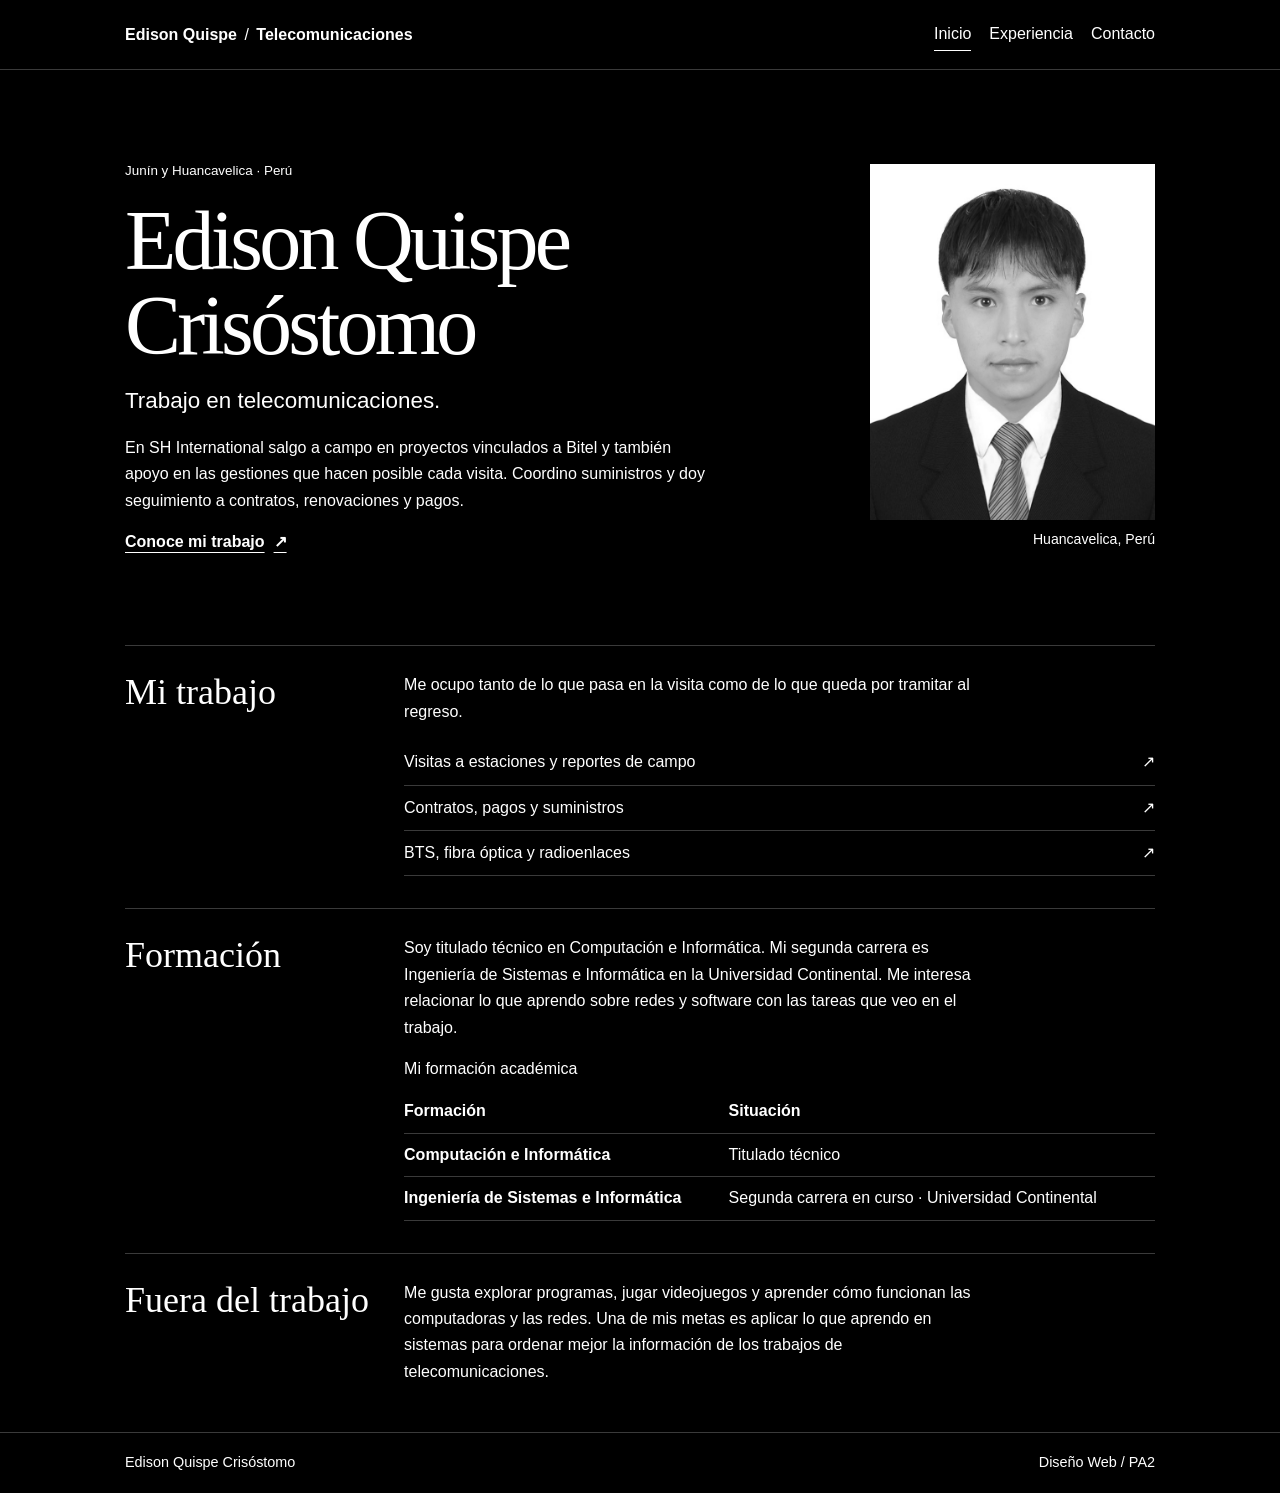
<file: index.html>
<!doctype html>
<html lang="es">
<head>
  <meta charset="utf-8">
  <meta name="viewport" content="width=device-width, initial-scale=1">
  <meta name="description" content="Perfil personal de Edison Quispe Crisóstomo y su experiencia en telecomunicaciones.">
  <meta name="theme-color" content="#000000">
  <meta name="author" content="Edison Quispe Crisóstomo">
  <title>Inicio | Edison Quispe Crisóstomo</title>
  <link rel="icon" href="img/favicon.svg" type="image/svg+xml">
  <link rel="stylesheet" href="css/estilos.css">
  
</head>
<body>
  <a class="salto" href="#contenido">Ir al contenido</a>
  <header class="cabecera">
    <div class="contenedor barra">
      <a class="marca" href="index.html">Edison Quispe <span> / </span> Telecomunicaciones</a>
      <nav aria-label="Navegación principal">
      <a href="index.html" aria-current="page">Inicio</a>
      <a href="html/experiencia.html">Experiencia</a>
      <a href="html/contacto.html">Contacto</a>
      </nav>
    </div>
  </header>
  <main id="contenido" class="contenedor">
    <section class="presentacion">
      <div>
        <p class="rotulo">Junín y Huancavelica · Perú</p>
        <h1>Edison Quispe<br>Crisóstomo</h1>
        <p class="bajada">Trabajo en telecomunicaciones.</p>
        <p>En SH International salgo a campo en proyectos vinculados a Bitel y también apoyo en las gestiones que hacen posible cada visita. Coordino suministros y doy seguimiento a contratos, renovaciones y pagos.</p>
        <a class="enlace-principal" href="html/experiencia.html">Conoce mi trabajo <span aria-hidden="true">↗</span></a>
      </div>
      <figure class="retrato">
        <img src="img/edison.jpg" width="680" height="850" alt="Retrato de Edison Quispe Crisóstomo">
        <figcaption>Huancavelica, Perú</figcaption>
      </figure>
    </section>

    <section class="seccion dossier">
      <h2>Mi trabajo</h2>
      <div>
        <p>Me ocupo tanto de lo que pasa en la visita como de lo que queda por tramitar al regreso.</p>
        <ul class="indice">
          <li><a href="html/experiencia.html#campo">Visitas a estaciones y reportes de campo <span aria-hidden="true">↗</span></a></li>
          <li><a href="html/experiencia.html#gestion">Contratos, pagos y suministros <span aria-hidden="true">↗</span></a></li>
          <li><a href="html/experiencia.html#titulo-red">BTS, fibra óptica y radioenlaces <span aria-hidden="true">↗</span></a></li>
        </ul>
      </div>
    </section>

    <section class="seccion dossier">
      <h2>Formación</h2>
      <div>
      <p>Soy titulado técnico en Computación e Informática. Mi segunda carrera es Ingeniería de Sistemas e Informática en la Universidad Continental. Me interesa relacionar lo que aprendo sobre redes y software con las tareas que veo en el trabajo.</p>
      <table>
        <caption>Mi formación académica</caption>
        <thead><tr><th scope="col">Formación</th><th scope="col">Situación</th></tr></thead>
        <tbody>
          <tr><th scope="row">Computación e Informática</th><td>Titulado técnico</td></tr>
          <tr><th scope="row">Ingeniería de Sistemas e Informática</th><td>Segunda carrera en curso · Universidad Continental</td></tr>
        </tbody>
      </table>
      </div>
    </section>
    <section class="seccion dossier">
      <h2>Fuera del trabajo</h2>
      <p>Me gusta explorar programas, jugar videojuegos y aprender cómo funcionan las computadoras y las redes. Una de mis metas es aplicar lo que aprendo en sistemas para ordenar mejor la información de los trabajos de telecomunicaciones.</p>
    </section>
  </main>
  <footer>
    <div class="contenedor pie">
      <span>Edison Quispe Crisóstomo</span>
      <span>Diseño Web / PA2</span>
    </div>
  </footer>
</body>
</html>
</file>
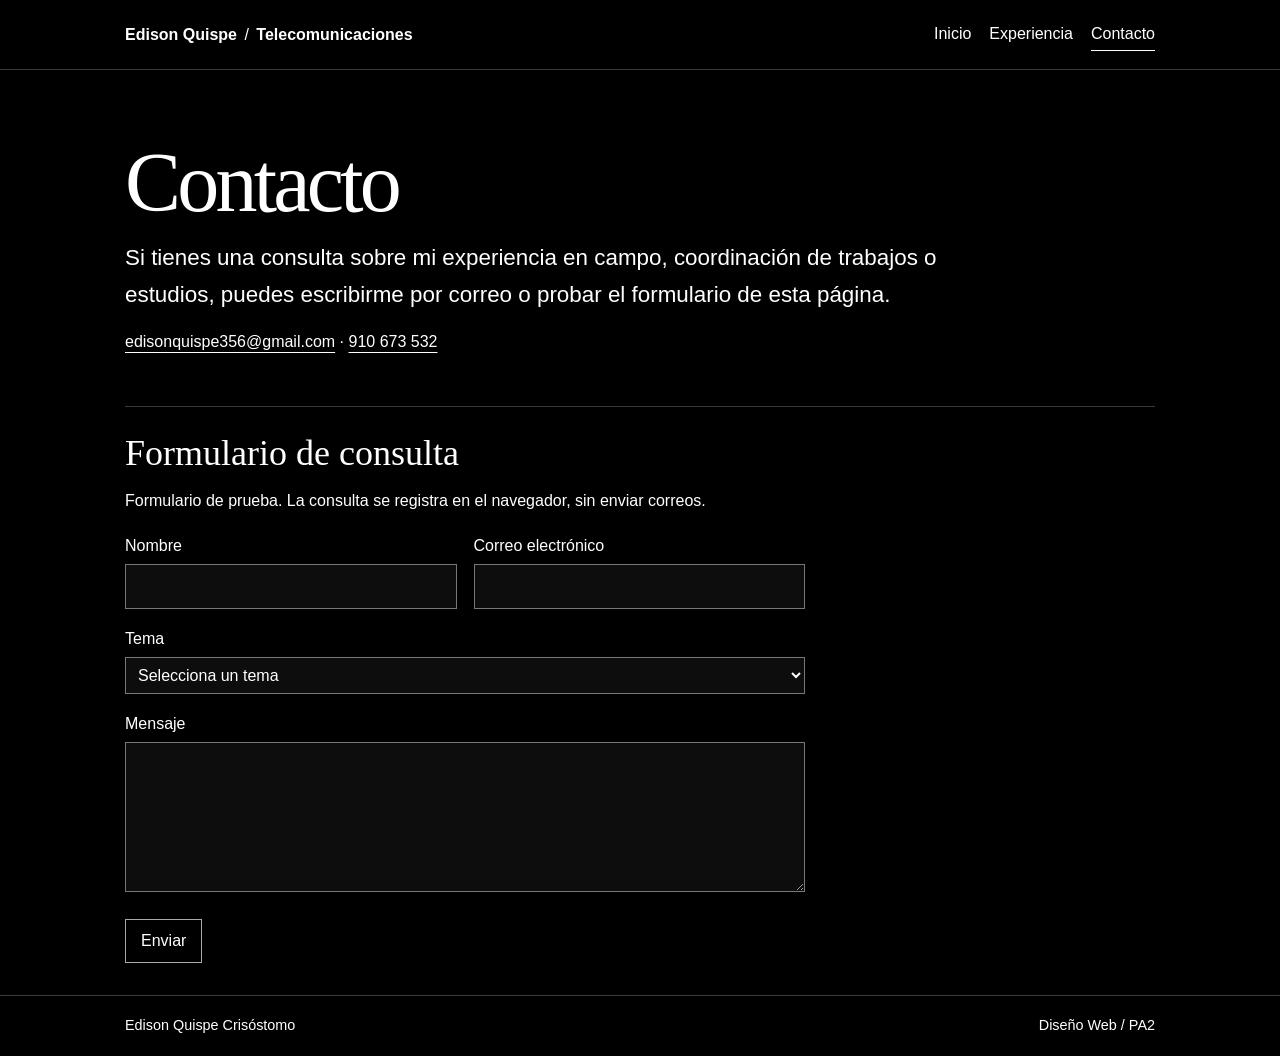
<file: html/contacto.html>
<!doctype html>
<html lang="es">
<head>
  <meta charset="utf-8">
  <meta name="viewport" content="width=device-width, initial-scale=1">
  <meta name="description" content="Datos de contacto y formulario para consultas sobre el perfil o trabajos de telecomunicaciones.">
  <meta name="theme-color" content="#000000">
  <meta name="author" content="Edison Quispe Crisóstomo">
  <title>Contacto | Edison Quispe Crisóstomo</title>
  <link rel="icon" href="../img/favicon.svg" type="image/svg+xml">
  <link rel="stylesheet" href="../css/estilos.css">
  <script src="../js/formulario.js" defer></script>
</head>
<body>
  <a class="salto" href="#contenido">Ir al contenido</a>
  <header class="cabecera">
    <div class="contenedor barra">
      <a class="marca" href="../index.html">Edison Quispe <span> / </span> Telecomunicaciones</a>
      <nav aria-label="Navegación principal">
      <a href="../index.html">Inicio</a>
      <a href="../html/experiencia.html">Experiencia</a>
      <a href="../html/contacto.html" aria-current="page">Contacto</a>
      </nav>
    </div>
  </header>
  <main id="contenido" class="contenedor">
    <section class="intro">
      <h1>Contacto</h1>
      <p class="bajada">Si tienes una consulta sobre mi experiencia en campo, coordinación de trabajos o estudios, puedes escribirme por correo o probar el formulario de esta página.</p>
      <p><a href="mailto:edisonquispe356@gmail.com">edisonquispe356@gmail.com</a> · <a href="tel:+51910673532">910 673 532</a></p>
    </section>
    <section class="seccion panel-contacto">
      <h2>Formulario de consulta</h2>
      <p id="ayuda">Formulario de prueba. La consulta se registra en el navegador, sin enviar correos.</p>
      <form id="consulta" aria-describedby="ayuda">
        <div class="campos">
          <div><label for="nombre">Nombre</label><input id="nombre" name="nombre" type="text" required autocomplete="name" maxlength="80"></div>
          <div><label for="correo">Correo electrónico</label><input id="correo" name="correo" type="email" required autocomplete="email" maxlength="120"></div>
          <div class="completo"><label for="tema">Tema</label><select id="tema" name="tema" required>
            <option value="">Selecciona un tema</option><option>Redes y telecomunicaciones</option><option>Coordinación de trabajos</option><option>Diseño web y estudios</option><option>Otro</option>
          </select></div>
          <div class="completo"><label for="mensaje">Mensaje</label><textarea id="mensaje" name="mensaje" rows="5" required maxlength="1000"></textarea></div>
        </div>
        <button class="boton" type="submit" disabled>Enviar</button>
        <noscript><p>Activa JavaScript para probar el formulario.</p></noscript>
        <p id="estado" role="status"></p>
      </form>
    </section>
  </main>
  <footer>
    <div class="contenedor pie">
      <span>Edison Quispe Crisóstomo</span>
      <span>Diseño Web / PA2</span>
    </div>
  </footer>
</body>
</html>
</file>
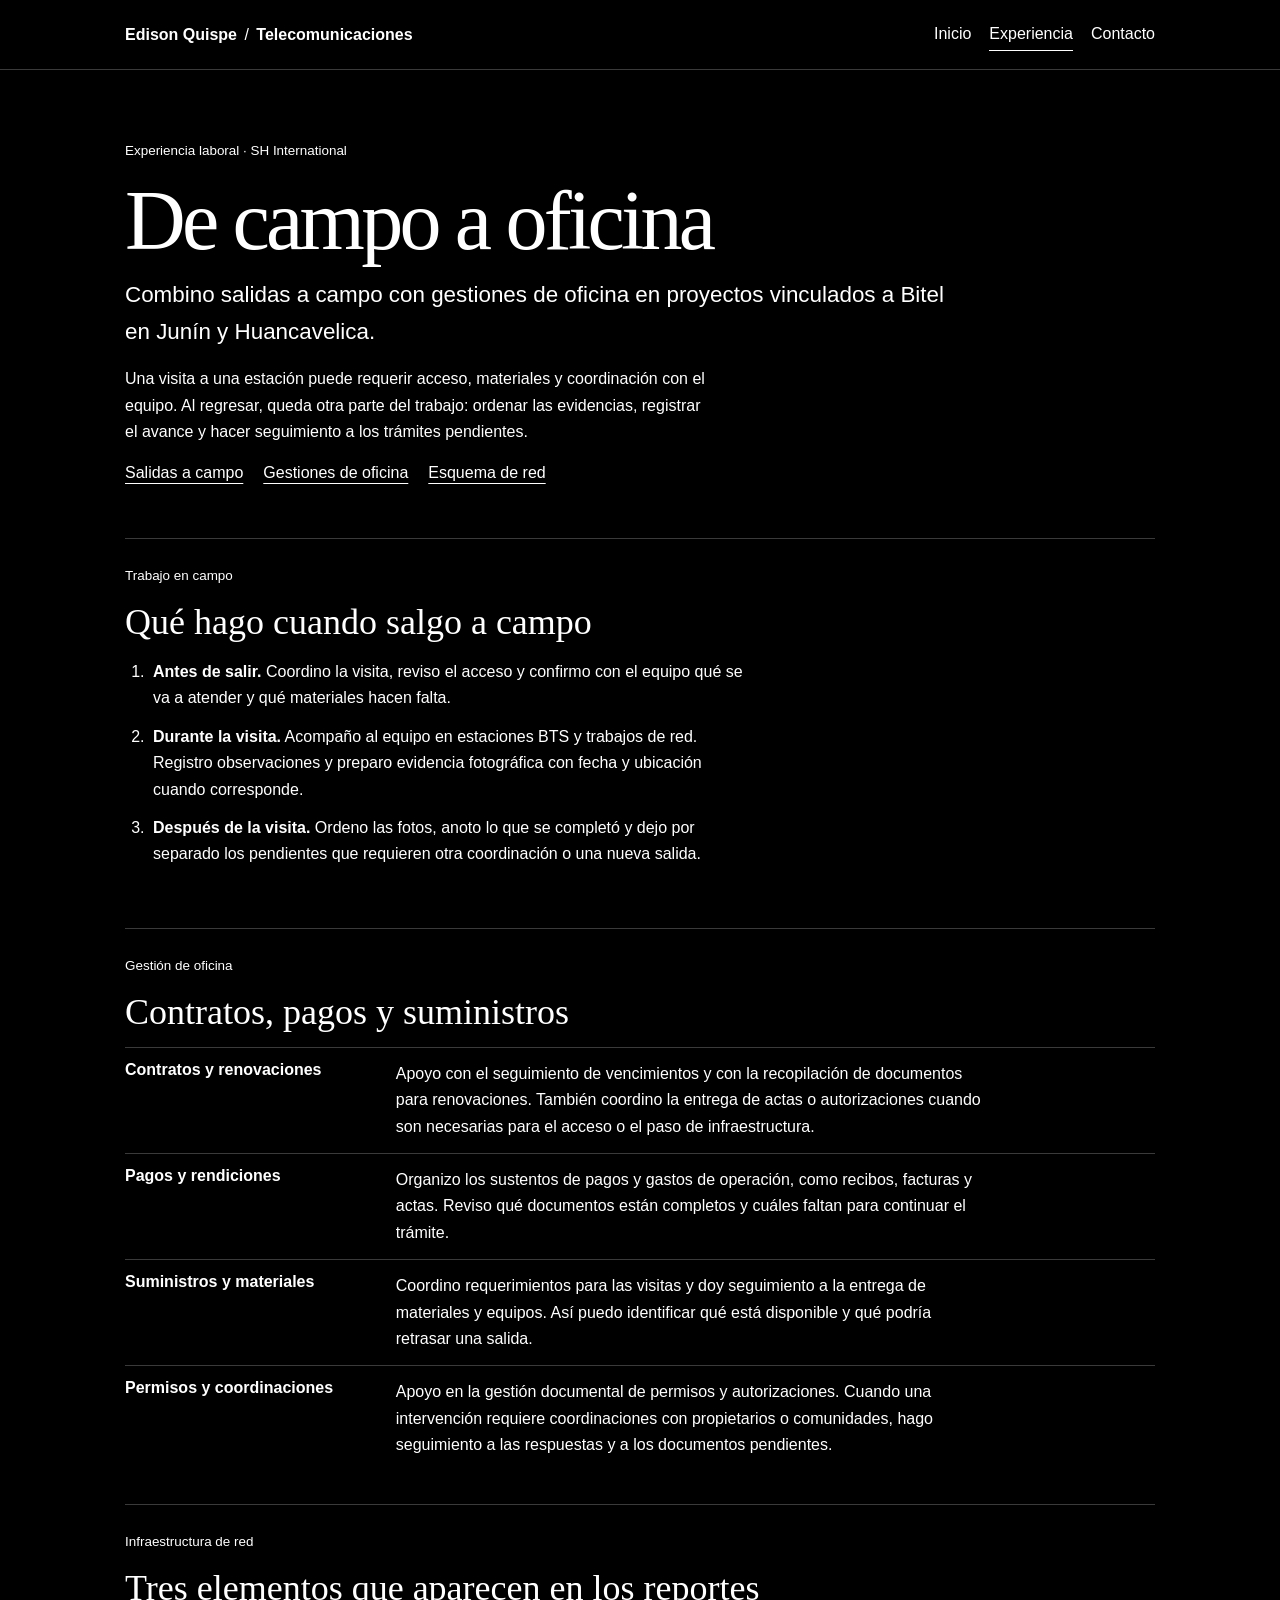
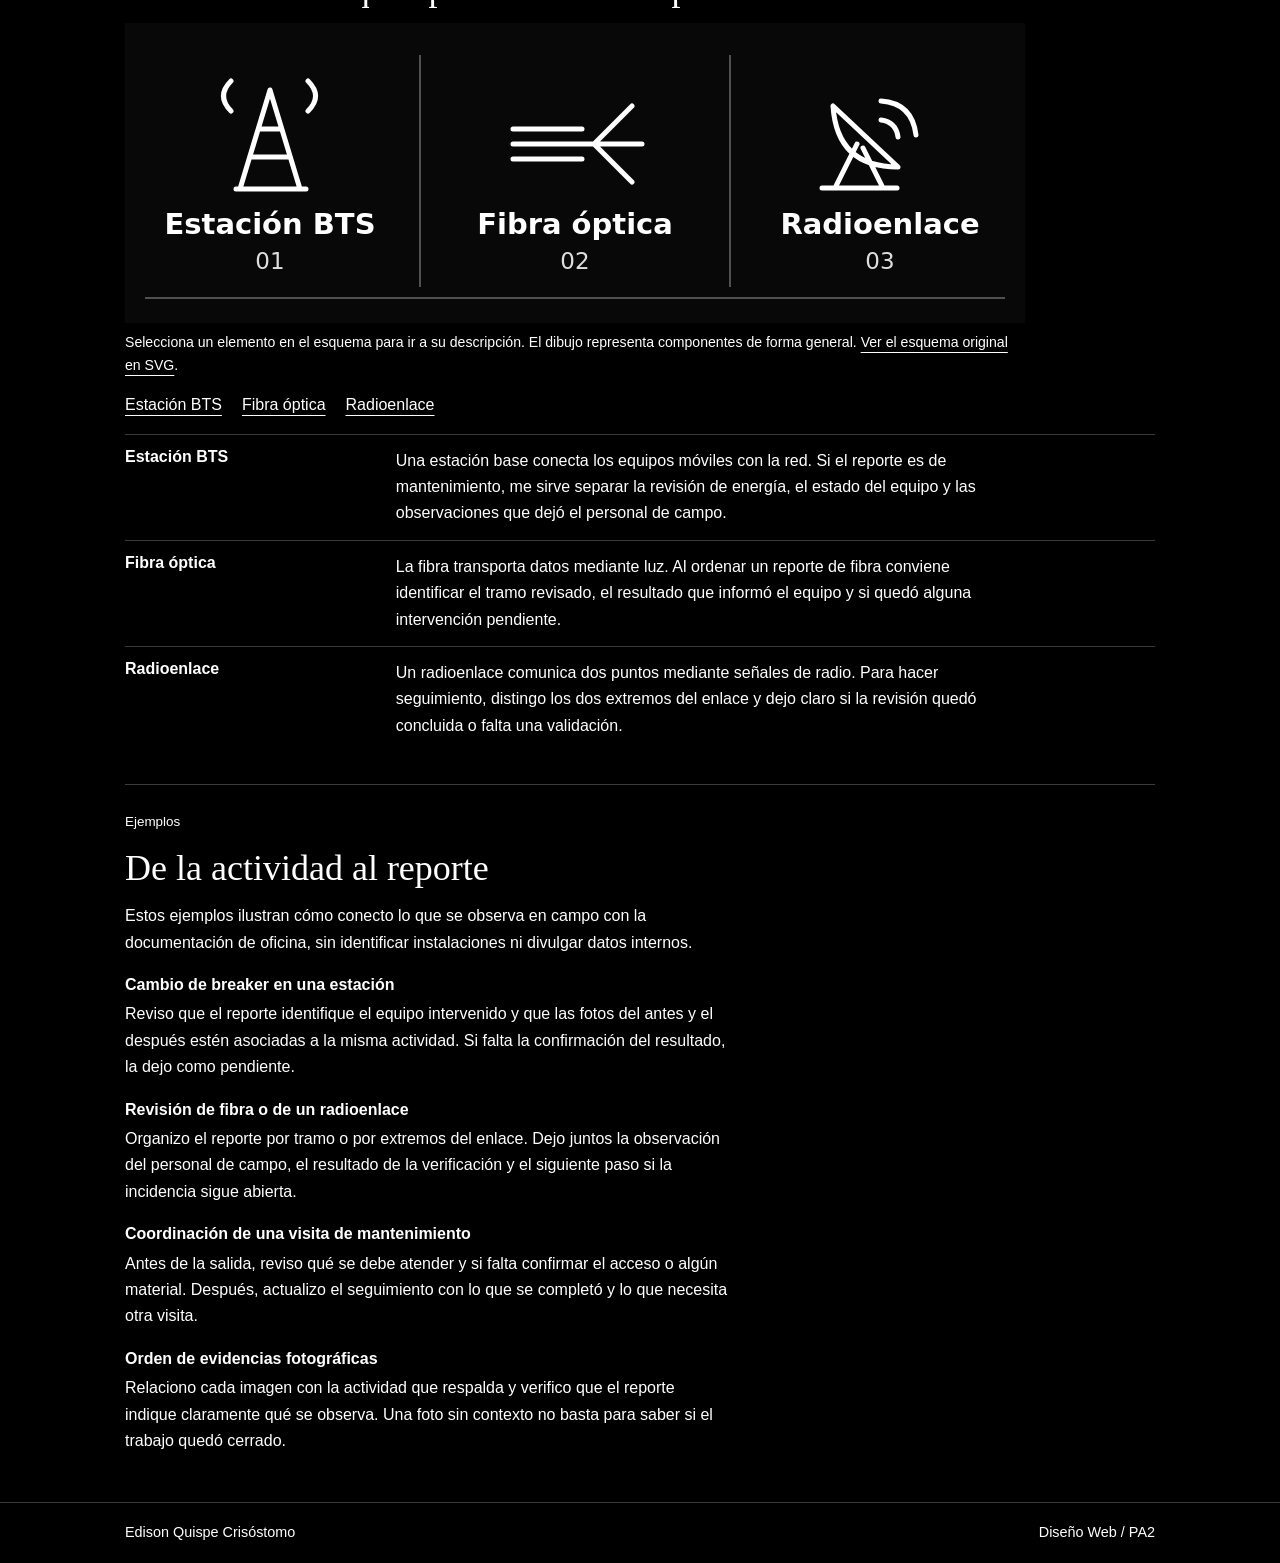
<file: html/experiencia.html>
<!doctype html>
<html lang="es">
<head>
  <meta charset="utf-8">
  <meta name="viewport" content="width=device-width, initial-scale=1">
  <meta name="description" content="Experiencia de campo y oficina en telecomunicaciones: visitas, contratos, renovaciones, pagos y suministros.">
  <meta name="theme-color" content="#000000">
  <meta name="author" content="Edison Quispe Crisóstomo">
  <title>Experiencia | Edison Quispe Crisóstomo</title>
  <link rel="icon" href="../img/favicon.svg" type="image/svg+xml">
  <link rel="stylesheet" href="../css/estilos.css">
  <script src="../js/mapa.js" defer></script>
</head>
<body>
  <a class="salto" href="#contenido">Ir al contenido</a>
  <header class="cabecera">
    <div class="contenedor barra">
      <a class="marca" href="../index.html">Edison Quispe <span> / </span> Telecomunicaciones</a>
      <nav aria-label="Navegación principal">
      <a href="../index.html">Inicio</a>
      <a href="../html/experiencia.html" aria-current="page">Experiencia</a>
      <a href="../html/contacto.html">Contacto</a>
      </nav>
    </div>
  </header>
  <main id="contenido" class="contenedor">
    <section class="intro">
      <p class="rotulo">Experiencia laboral · SH International</p>
      <h1>De campo a oficina</h1>
      <p class="bajada">Combino salidas a campo con gestiones de oficina en proyectos vinculados a Bitel en Junín y Huancavelica.</p>
      <p>Una visita a una estación puede requerir acceso, materiales y coordinación con el equipo. Al regresar, queda otra parte del trabajo: ordenar las evidencias, registrar el avance y hacer seguimiento a los trámites pendientes.</p>
      <ul class="atajos" aria-label="Secciones de experiencia">
        <li><a href="#campo">Salidas a campo</a></li>
        <li><a href="#gestion">Gestiones de oficina</a></li>
        <li><a href="#titulo-red">Esquema de red</a></li>
      </ul>
    </section>
    <section class="seccion" id="campo">
      <p class="rotulo">Trabajo en campo</p>
      <h2>Qué hago cuando salgo a campo</h2>
      <ol class="pasos">
        <li><strong>Antes de salir.</strong> Coordino la visita, reviso el acceso y confirmo con el equipo qué se va a atender y qué materiales hacen falta.</li>
        <li><strong>Durante la visita.</strong> Acompaño al equipo en estaciones BTS y trabajos de red. Registro observaciones y preparo evidencia fotográfica con fecha y ubicación cuando corresponde.</li>
        <li><strong>Después de la visita.</strong> Ordeno las fotos, anoto lo que se completó y dejo por separado los pendientes que requieren otra coordinación o una nueva salida.</li>
      </ol>
    </section>
    <section class="seccion" id="gestion">
      <p class="rotulo">Gestión de oficina</p>
      <h2>Contratos, pagos y suministros</h2>
      <div class="fichas">
        <article class="ficha"><h3>Contratos y renovaciones</h3><p>Apoyo con el seguimiento de vencimientos y con la recopilación de documentos para renovaciones. También coordino la entrega de actas o autorizaciones cuando son necesarias para el acceso o el paso de infraestructura.</p></article>
        <article class="ficha"><h3>Pagos y rendiciones</h3><p>Organizo los sustentos de pagos y gastos de operación, como recibos, facturas y actas. Reviso qué documentos están completos y cuáles faltan para continuar el trámite.</p></article>
        <article class="ficha"><h3>Suministros y materiales</h3><p>Coordino requerimientos para las visitas y doy seguimiento a la entrega de materiales y equipos. Así puedo identificar qué está disponible y qué podría retrasar una salida.</p></article>
        <article class="ficha"><h3>Permisos y coordinaciones</h3><p>Apoyo en la gestión documental de permisos y autorizaciones. Cuando una intervención requiere coordinaciones con propietarios o comunidades, hago seguimiento a las respuestas y a los documentos pendientes.</p></article>
      </div>
    </section>
    <section class="seccion" aria-labelledby="titulo-red">
      <p class="rotulo">Infraestructura de red</p>
      <h2 id="titulo-red">Tres elementos que aparecen en los reportes</h2>
      <figure class="esquema">
        <picture>
          <source media="(max-width: 560px)" srcset="../img/red-450.png 1x, ../img/red-900.png 2x">
          <source type="image/svg+xml" srcset="../img/red.svg">
          <img id="imagen-red" src="../img/red-900.png" width="900" height="300" usemap="#mapa-red" alt="Esquema con tres zonas seleccionables: estación BTS, fibra óptica y radioenlace.">
        </picture>
        <map name="mapa-red" id="mapa-red">
          <area shape="rect" coords="20,25,270,275" href="#bts" alt="Estación BTS">
          <area shape="rect" coords="325,25,575,275" href="#fibra" alt="Fibra óptica">
          <area shape="rect" coords="630,25,880,275" href="#radio" alt="Radioenlace">
        </map>
        <figcaption>Selecciona un elemento en el esquema para ir a su descripción. El dibujo representa componentes de forma general. <a href="../img/red.svg">Ver el esquema original en SVG</a>.</figcaption>
      </figure>
      <ul class="atajos" aria-label="Accesos al esquema">
        <li><a href="#bts">Estación BTS</a></li><li><a href="#fibra">Fibra óptica</a></li><li><a href="#radio">Radioenlace</a></li>
      </ul>
      <div class="fichas">
        <article class="ficha" id="bts" tabindex="-1"><h3>Estación BTS</h3><p>Una estación base conecta los equipos móviles con la red. Si el reporte es de mantenimiento, me sirve separar la revisión de energía, el estado del equipo y las observaciones que dejó el personal de campo.</p></article>
        <article class="ficha" id="fibra" tabindex="-1"><h3>Fibra óptica</h3><p>La fibra transporta datos mediante luz. Al ordenar un reporte de fibra conviene identificar el tramo revisado, el resultado que informó el equipo y si quedó alguna intervención pendiente.</p></article>
        <article class="ficha" id="radio" tabindex="-1"><h3>Radioenlace</h3><p>Un radioenlace comunica dos puntos mediante señales de radio. Para hacer seguimiento, distingo los dos extremos del enlace y dejo claro si la revisión quedó concluida o falta una validación.</p></article>
      </div>
    </section>
    <section class="seccion">
      <p class="rotulo">Ejemplos</p>
      <h2>De la actividad al reporte</h2>
      <p>Estos ejemplos ilustran cómo conecto lo que se observa en campo con la documentación de oficina, sin identificar instalaciones ni divulgar datos internos.</p>
      <dl class="casos">
        <dt>Cambio de breaker en una estación</dt>
        <dd>Reviso que el reporte identifique el equipo intervenido y que las fotos del antes y el después estén asociadas a la misma actividad. Si falta la confirmación del resultado, la dejo como pendiente.</dd>
        <dt>Revisión de fibra o de un radioenlace</dt>
        <dd>Organizo el reporte por tramo o por extremos del enlace. Dejo juntos la observación del personal de campo, el resultado de la verificación y el siguiente paso si la incidencia sigue abierta.</dd>
        <dt>Coordinación de una visita de mantenimiento</dt>
        <dd>Antes de la salida, reviso qué se debe atender y si falta confirmar el acceso o algún material. Después, actualizo el seguimiento con lo que se completó y lo que necesita otra visita.</dd>
        <dt>Orden de evidencias fotográficas</dt>
        <dd>Relaciono cada imagen con la actividad que respalda y verifico que el reporte indique claramente qué se observa. Una foto sin contexto no basta para saber si el trabajo quedó cerrado.</dd>
      </dl>
    </section>
  </main>
  <footer>
    <div class="contenedor pie">
      <span>Edison Quispe Crisóstomo</span>
      <span>Diseño Web / PA2</span>
    </div>
  </footer>
</body>
</html>
</file>
<file: css/estilos.css>
:root {
  color-scheme: dark;
  --fondo: #000;
  --texto: #fff;
  --linea: #3a3a3a;
}

* {
  box-sizing: border-box;
}

body {
  margin: 0;
  background: var(--fondo);
  color: var(--texto);
  font: 1rem/1.65 Arial, sans-serif;
}

.contenedor {
  width: min(90%, 1030px);
  margin-inline: auto;
}

h1,
h2,
h3 {
  margin: 0 0 14px;
  line-height: 1.14;
}

h1 {
  font: normal clamp(2.45rem, 6.6vw, 5.25rem)/1.02 Georgia, serif;
  letter-spacing: -.045em;
}

h2 {
  font: normal clamp(1.65rem, 3vw, 2.25rem)/1.14 Georgia, serif;
}

h3 {
  font-size: 1rem;
}

p {
  max-width: 66ch;
  margin: 0 0 15px;
}

a {
  color: inherit;
  text-underline-offset: 5px;
}

:focus-visible {
  outline: 2px solid white;
  outline-offset: 4px;
}

.salto {
  position: absolute;
  top: 10px;
  left: 10px;
  transform: translateY(-150%);
  background: black;
}

.salto:focus {
  transform: translateY(0);
}

.cabecera {
  border-bottom: 1px solid var(--linea);
}

.barra,
.pie {
  display: flex;
  justify-content: space-between;
  align-items: center;
  flex-wrap: wrap;
  gap: 10px 24px;
  padding-block: 18px;
}

.marca {
  font-weight: bold;
  text-decoration: none;
}

.marca span {
  margin-inline: 3px;
  font-weight: normal;
}

nav {
  display: flex;
  flex-wrap: wrap;
  gap: 18px;
}

nav a {
  padding: 3px 0;
  text-decoration: none;
  border-bottom: 1px solid transparent;
}

nav a:hover,
nav a[aria-current="page"] {
  border-bottom-color: white;
}

footer {
  border-top: 1px solid var(--linea);
  font-size: .9rem;
}

.presentacion {
  display: grid;
  grid-template-columns: minmax(0, 1fr) minmax(190px, 285px);
  align-items: center;
  gap: clamp(20px, 8vw, 90px);
  padding-block: clamp(36px, 8vw, 90px);
}

.intro {
  padding-block: clamp(36px, 7vw, 70px) 36px;
}

.rotulo {
  font-size: .84rem;
  margin-bottom: 15px;
}

.bajada {
  font-size: clamp(1.12rem, 2.25vw, 1.4rem);
}

figure {
  margin: 0;
}

.retrato img {
  display: block;
  width: 100%;
  height: auto;
  filter: grayscale(100%);
  transition: filter .25s ease;
}

.retrato img:hover {
  filter: grayscale(0);
}

figcaption {
  margin-top: 8px;
  font-size: .88rem;
}

.retrato figcaption {
  text-align: right;
}

.enlace-principal {
  display: inline-flex;
  align-items: center;
  gap: 9px;
  font-weight: bold;
}

.enlace-principal span {
  transition: transform .2s ease;
}

.enlace-principal:hover span {
  transform: translate(3px, -3px);
}

.seccion {
  border-top: 1px solid var(--linea);
  padding-block: 26px 32px;
}

.dossier {
  display: grid;
  grid-template-columns: minmax(155px, .65fr) minmax(0, 2fr);
  gap: 12px 35px;
}

.indice,
.atajos {
  padding: 0;
  margin: 0;
  list-style: none;
}

.indice a {
  display: flex;
  justify-content: space-between;
  gap: 8px;
  padding: 9px 0;
  border-bottom: 1px solid var(--linea);
  text-decoration: none;
}

.indice a:hover {
  text-decoration: underline;
}

.atajos {
  display: flex;
  flex-wrap: wrap;
  gap: 8px 20px;
  margin-block: 15px;
}

table {
  width: 100%;
  border-collapse: collapse;
}

caption {
  text-align: left;
  margin-bottom: 8px;
}

th,
td {
  text-align: left;
  padding: 8px 12px 8px 0;
  border-bottom: 1px solid var(--linea);
  vertical-align: top;
}

.pasos {
  padding-left: 24px;
}

.pasos li {
  max-width: 68ch;
  padding: 0 0 12px 4px;
}

.esquema img {
  display: block;
  width: 100%;
  height: auto;
}

.esquema {
  max-width: 900px;
}

.ficha {
  display: grid;
  grid-template-columns: minmax(130px, .65fr) minmax(0, 2fr);
  gap: 6px 24px;
  border-top: 1px solid var(--linea);
  padding-block: 13px;
}

.ficha h3,
.ficha p {
  margin: 0;
}

.ficha:target {
  border-top-color: white;
}

.casos dt {
  font-weight: bold;
  margin-top: 16px;
}

.casos dd {
  margin: 3px 0 14px;
  max-width: 68ch;
}

form {
  max-width: 680px;
}

.campos {
  display: grid;
  grid-template-columns: 1fr 1fr;
  gap: 17px;
  margin-block: 18px;
}

.completo {
  grid-column: 1 / -1;
}

label {
  display: block;
  margin-bottom: 5px;
}

input,
textarea,
select {
  width: 100%;
  min-width: 0;
  padding: 8px;
  background: #0d0d0d;
  color: white;
  border: 1px solid #777;
  font: inherit;
}

.boton {
  padding: 8px 15px;
  color: white;
  background: #000;
  border: 1px solid #aaa;
  cursor: pointer;
  font: inherit;
  transition: background-color .2s ease;
}

.boton:hover {
  background: #303030;
}

#estado:empty {
  margin: 0;
}

#contenido {
  overflow-wrap: anywhere;
}

@media (max-width: 620px) {
  .presentacion,
  .dossier,
  .ficha,
  .campos {
    grid-template-columns: 1fr;
  }

  .presentacion {
    gap: 23px;
  }

  .retrato {
    max-width: 230px;
  }

}

@media (prefers-reduced-motion: reduce) {
  .boton,
  .enlace-principal span,
  .retrato img {
    transition: none;
  }

}
</file>
